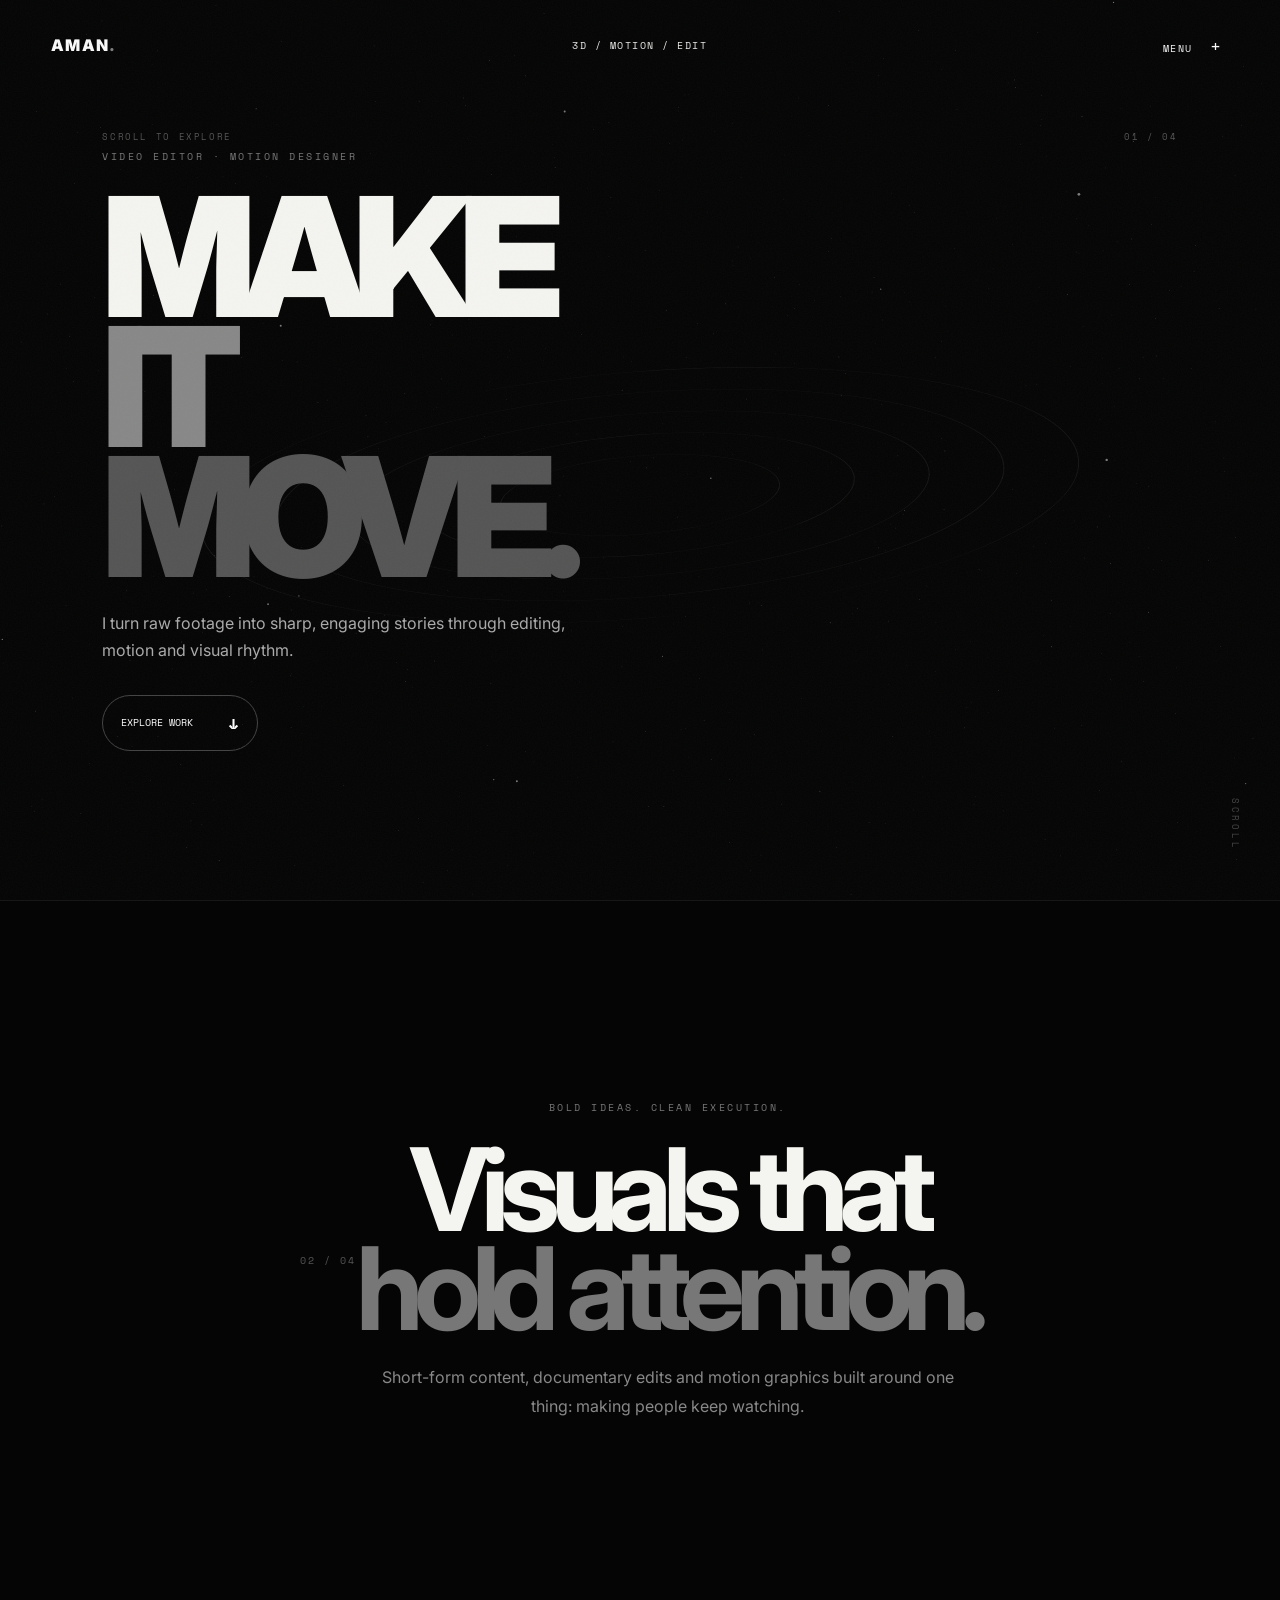
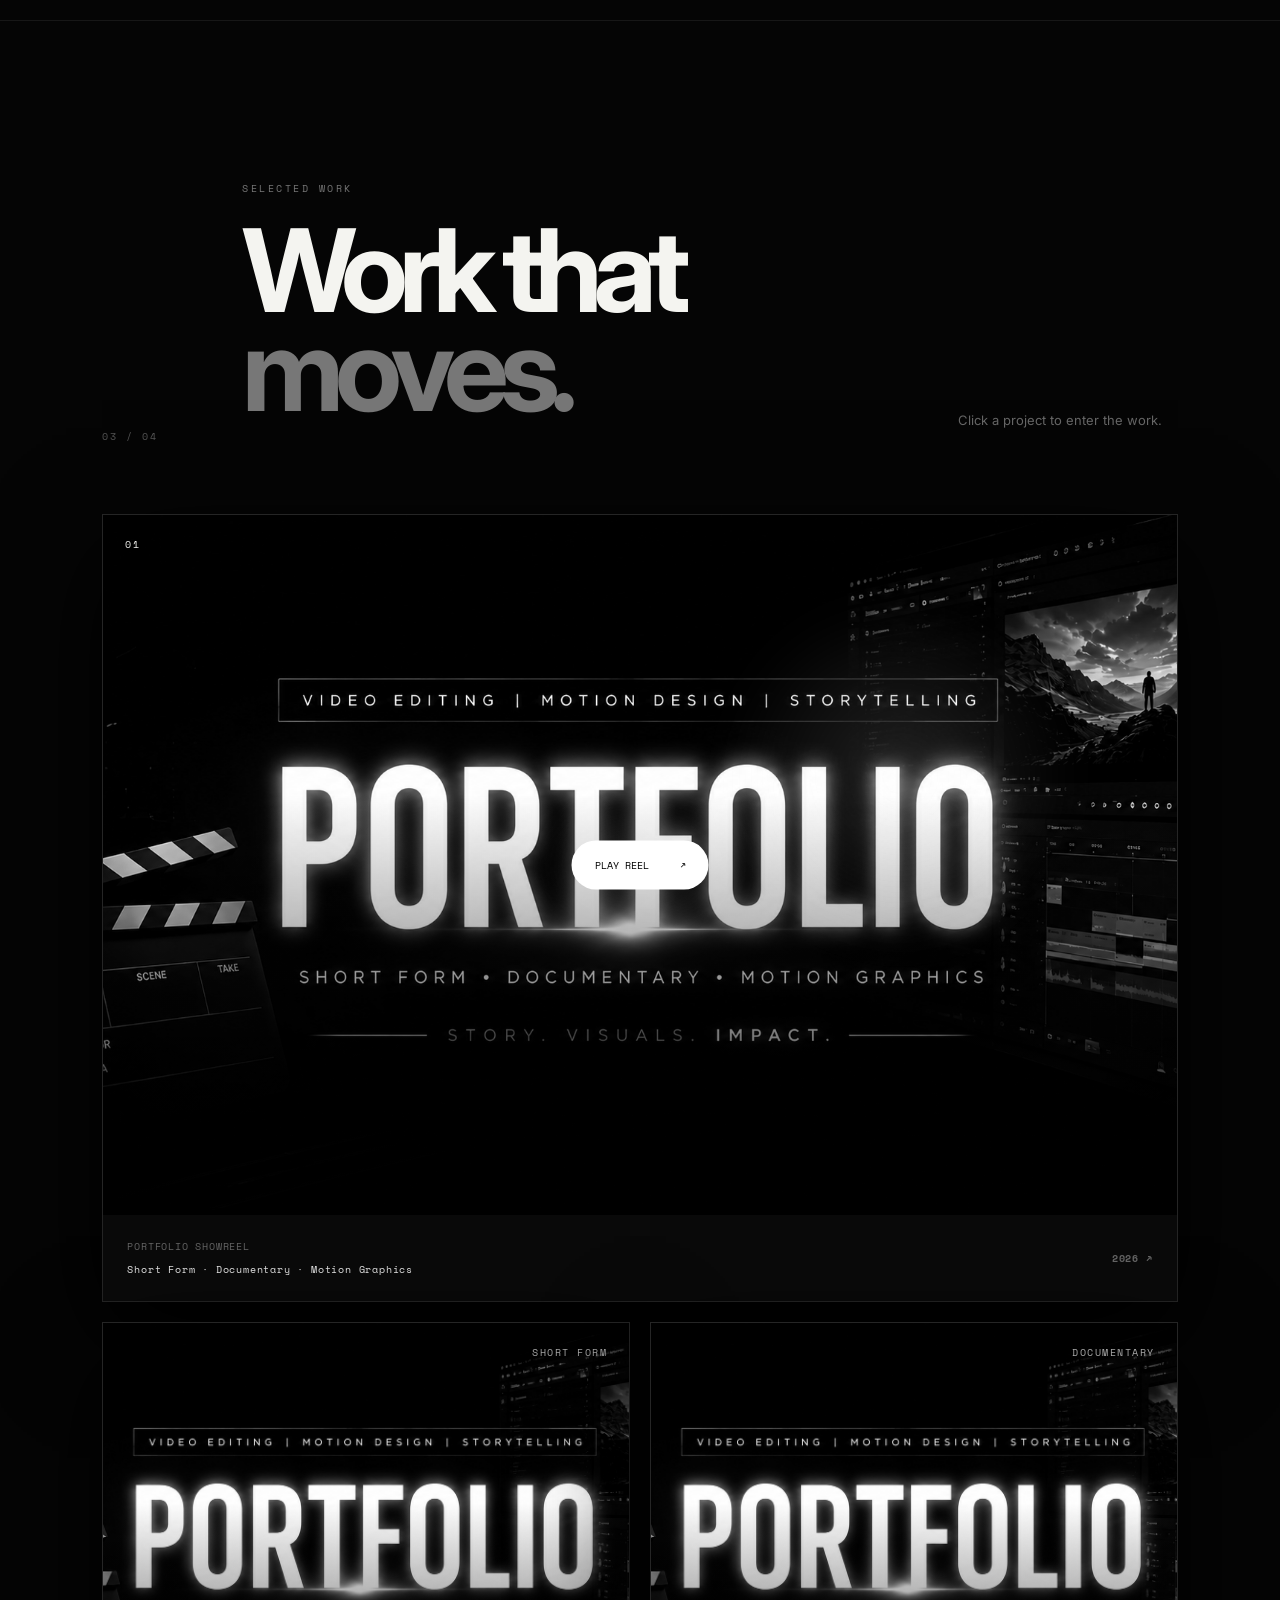
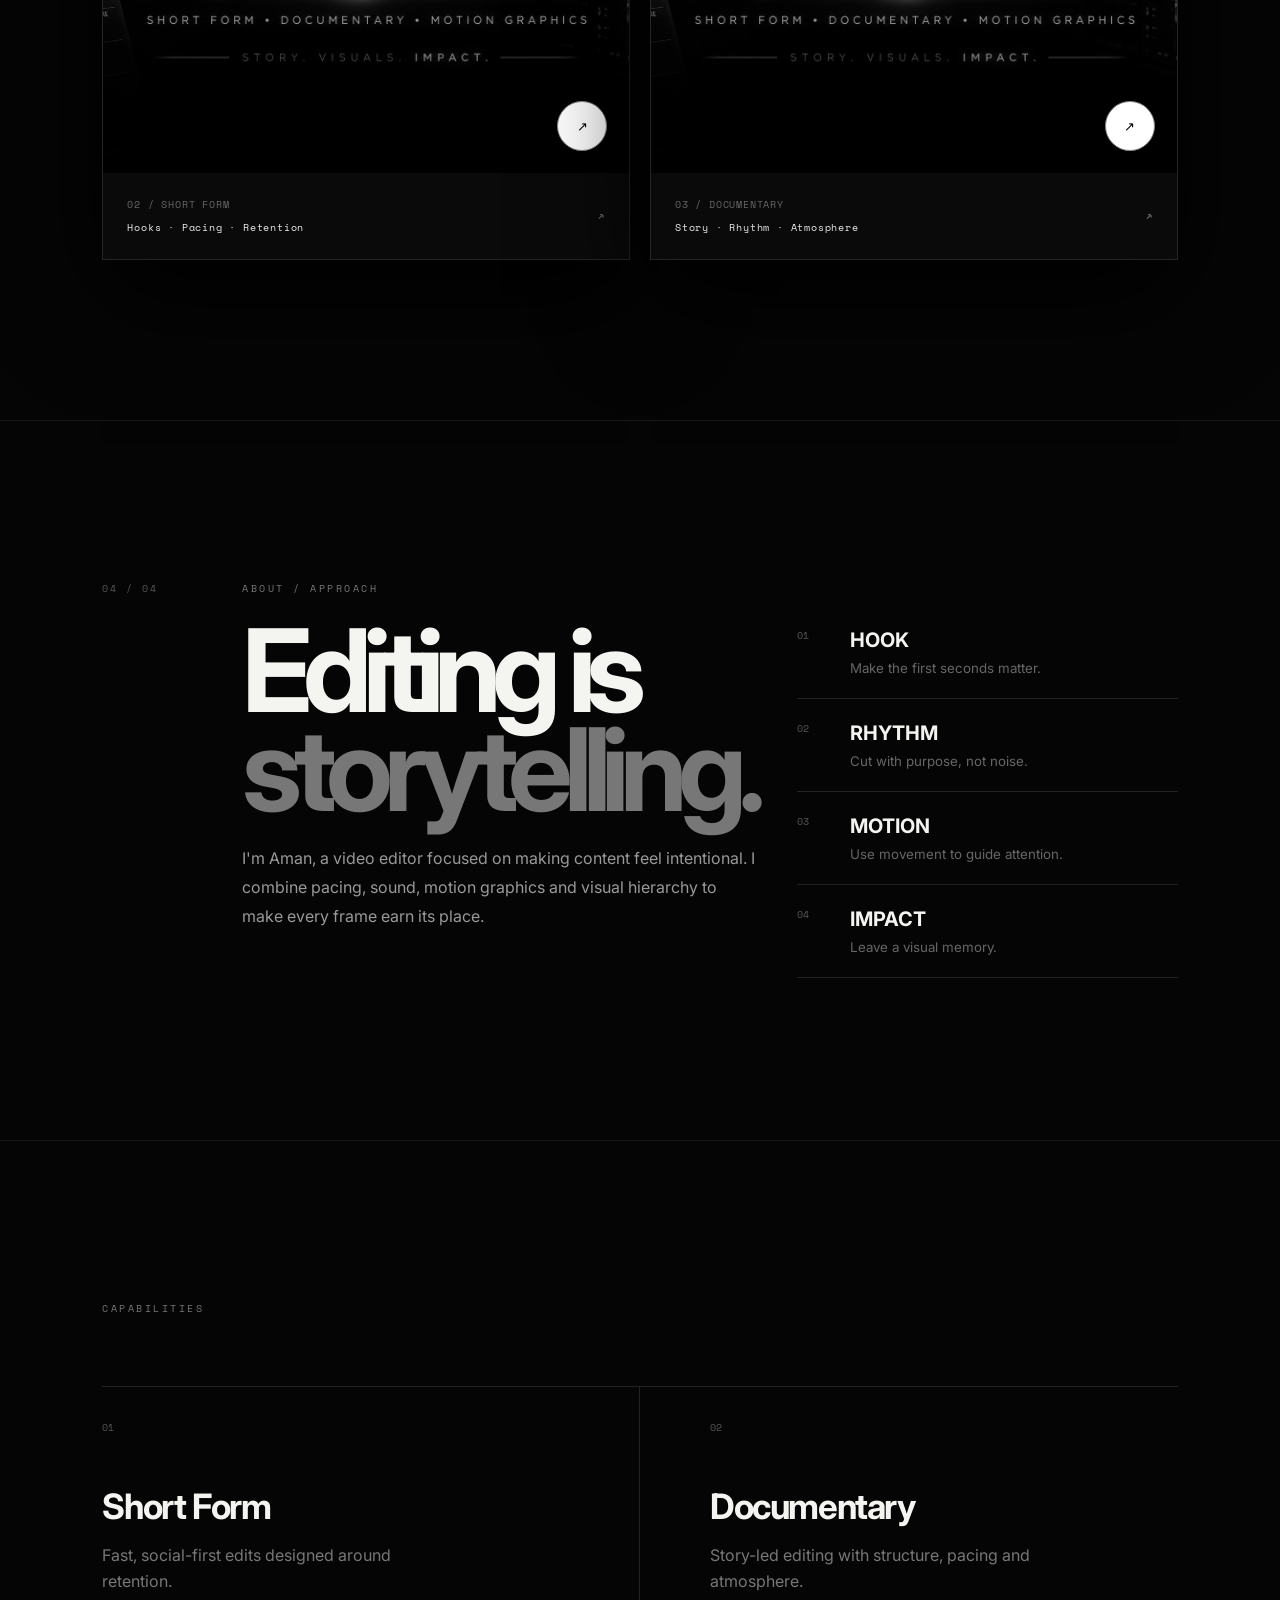
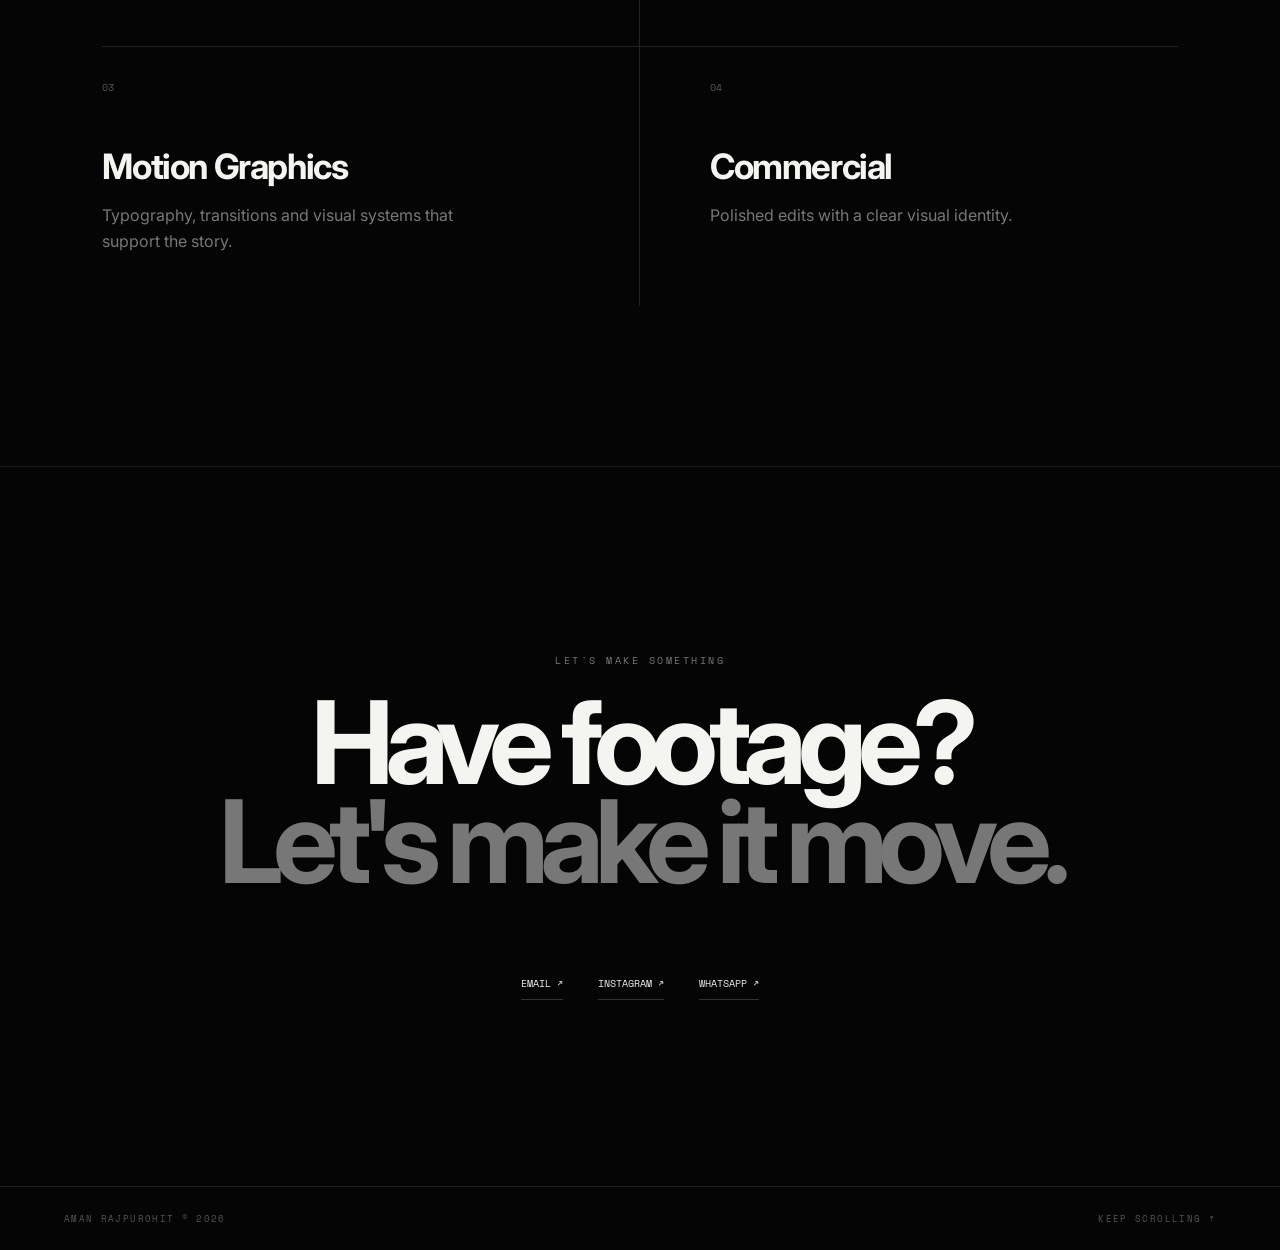
<file: index.html>
<!doctype html>
<html lang="en">
<head>
<meta charset="utf-8">
<meta name="viewport" content="width=device-width,initial-scale=1,viewport-fit=cover">
<meta name="theme-color" content="#050505">
<title>Aman Rajpurohit — Creative Editor</title>
<meta name="description" content="Aman Rajpurohit — video editing, documentary editing and motion graphics.">
<link rel="preconnect" href="https://fonts.googleapis.com">
<link rel="preconnect" href="https://fonts.gstatic.com" crossorigin>
<link href="https://fonts.googleapis.com/css2?family=Inter:wght@400;500;600;700;800;900&family=Space+Mono:wght@400;700&display=swap" rel="stylesheet">
<link rel="stylesheet" href="style.css">
</head>
<body>
<div id="loader"><div class="loader-mark">AMAN<span>.</span></div><div class="loader-line"><i></i></div></div>

<header class="header">
  <a href="#top" class="brand">AMAN<span>.</span></a>
  <div class="header-center"><span id="modeText">3D / MOTION / EDIT</span></div>
  <button class="menu-btn" id="menuBtn">MENU <span>+</span></button>
</header>

<div class="menu" id="menu">
  <button class="menu-close" id="menuClose">CLOSE ×</button>
  <nav>
    <a href="#work">WORK <small>01</small></a>
    <a href="#about">ABOUT <small>02</small></a>
    <a href="#capabilities">CAPABILITIES <small>03</small></a>
    <a href="#contact">CONTACT <small>04</small></a>
  </nav>
  <div class="menu-foot">RAJPUROHITAMAN08@GMAIL.COM</div>
</div>

<canvas id="webgl"></canvas>

<main id="top">
<section class="hero">
  <div class="hero-ui">
    <div class="micro">SCROLL TO EXPLORE</div>
    <div class="hero-index">01 / 04</div>
  </div>
  <div class="hero-title">
    <div class="eyebrow">VIDEO EDITOR · MOTION DESIGNER</div>
    <h1>MAKE<br><span>IT</span><br><em>MOVE.</em></h1>
    <p>I turn raw footage into sharp, engaging stories through editing, motion and visual rhythm.</p>
    <a class="explore" href="#work">EXPLORE WORK <b>↓</b></a>
  </div>
  <div class="scroll-word">SCROLL</div>
</section>

<section class="statement section">
  <div class="section-no">02 / 04</div>
  <div class="statement-copy">
    <div class="eyebrow">BOLD IDEAS. CLEAN EXECUTION.</div>
    <h2>Visuals that<br><em>hold attention.</em></h2>
    <p>Short-form content, documentary edits and motion graphics built around one thing: making people keep watching.</p>
  </div>
</section>

<section class="work section" id="work">
  <div class="section-head">
    <div class="section-no">03 / 04</div>
    <div>
      <div class="eyebrow">SELECTED WORK</div>
      <h2>Work that<br><em>moves.</em></h2>
    </div>
    <p>Click a project to enter the work.</p>
  </div>

  <article class="project featured" data-video>
    <div class="project-art">
      <img src="portfolio-cover.png" alt="Aman Rajpurohit portfolio showreel">
      <div class="project-shade"></div>
      <div class="project-orb"></div>
      <button class="play">PLAY REEL <span>↗</span></button>
      <div class="project-number">01</div>
    </div>
    <div class="project-meta">
      <div><span>PORTFOLIO SHOWREEL</span><strong>Short Form · Documentary · Motion Graphics</strong></div>
      <b>2026 ↗</b>
    </div>
  </article>

  <div class="work-grid">
    <article class="project small" data-video>
      <div class="project-art"><img src="portfolio-cover.png" alt=""><div class="project-shade"></div><span class="project-type">SHORT FORM</span><button class="round-play">↗</button></div>
      <div class="project-meta"><div><span>02 / SHORT FORM</span><strong>Hooks · Pacing · Retention</strong></div><b>↗</b></div>
    </article>
    <article class="project small" data-video>
      <div class="project-art"><img src="portfolio-cover.png" alt=""><div class="project-shade"></div><span class="project-type">DOCUMENTARY</span><button class="round-play">↗</button></div>
      <div class="project-meta"><div><span>03 / DOCUMENTARY</span><strong>Story · Rhythm · Atmosphere</strong></div><b>↗</b></div>
    </article>
  </div>
</section>

<section class="approach section" id="about">
  <div class="section-no">04 / 04</div>
  <div class="approach-copy">
    <div class="eyebrow">ABOUT / APPROACH</div>
    <h2>Editing is<br><em>storytelling.</em></h2>
    <p>I'm Aman, a video editor focused on making content feel intentional. I combine pacing, sound, motion graphics and visual hierarchy to make every frame earn its place.</p>
  </div>
  <div class="approach-lines">
    <div><span>01</span><strong>HOOK</strong><small>Make the first seconds matter.</small></div>
    <div><span>02</span><strong>RHYTHM</strong><small>Cut with purpose, not noise.</small></div>
    <div><span>03</span><strong>MOTION</strong><small>Use movement to guide attention.</small></div>
    <div><span>04</span><strong>IMPACT</strong><small>Leave a visual memory.</small></div>
  </div>
</section>

<section class="capabilities section" id="capabilities">
  <div class="eyebrow">CAPABILITIES</div>
  <div class="cap-grid">
    <div><span>01</span><h3>Short Form</h3><p>Fast, social-first edits designed around retention.</p></div>
    <div><span>02</span><h3>Documentary</h3><p>Story-led editing with structure, pacing and atmosphere.</p></div>
    <div><span>03</span><h3>Motion Graphics</h3><p>Typography, transitions and visual systems that support the story.</p></div>
    <div><span>04</span><h3>Commercial</h3><p>Polished edits with a clear visual identity.</p></div>
  </div>
</section>

<section class="contact section" id="contact">
  <div class="eyebrow">LET'S MAKE SOMETHING</div>
  <h2>Have footage?<br><em>Let's make it move.</em></h2>
  <div class="contact-row">
    <a href="mailto:rajpurohitaman08@gmail.com">EMAIL ↗</a>
    <a href="https://instagram.com/aman.krx" target="_blank" rel="noopener">INSTAGRAM ↗</a>
    <a href="https://wa.me/918160067161" target="_blank" rel="noopener">WHATSAPP ↗</a>
  </div>
</section>
</main>

<footer><span>AMAN RAJPUROHIT © 2026</span><span>KEEP SCROLLING ↑</span></footer>

<div class="video-modal" id="videoModal">
  <button id="closeVideo">CLOSE ×</button>
  <div class="video-box">
    <div class="video-label">AMAN RAJPUROHIT / SHOWREEL</div>
    <iframe id="player" title="Aman Rajpurohit showreel" allow="autoplay; fullscreen; encrypted-media; picture-in-picture" allowfullscreen></iframe>
  </div>
</div>

<script src="script.js"></script>
</body>
</html>
</file>
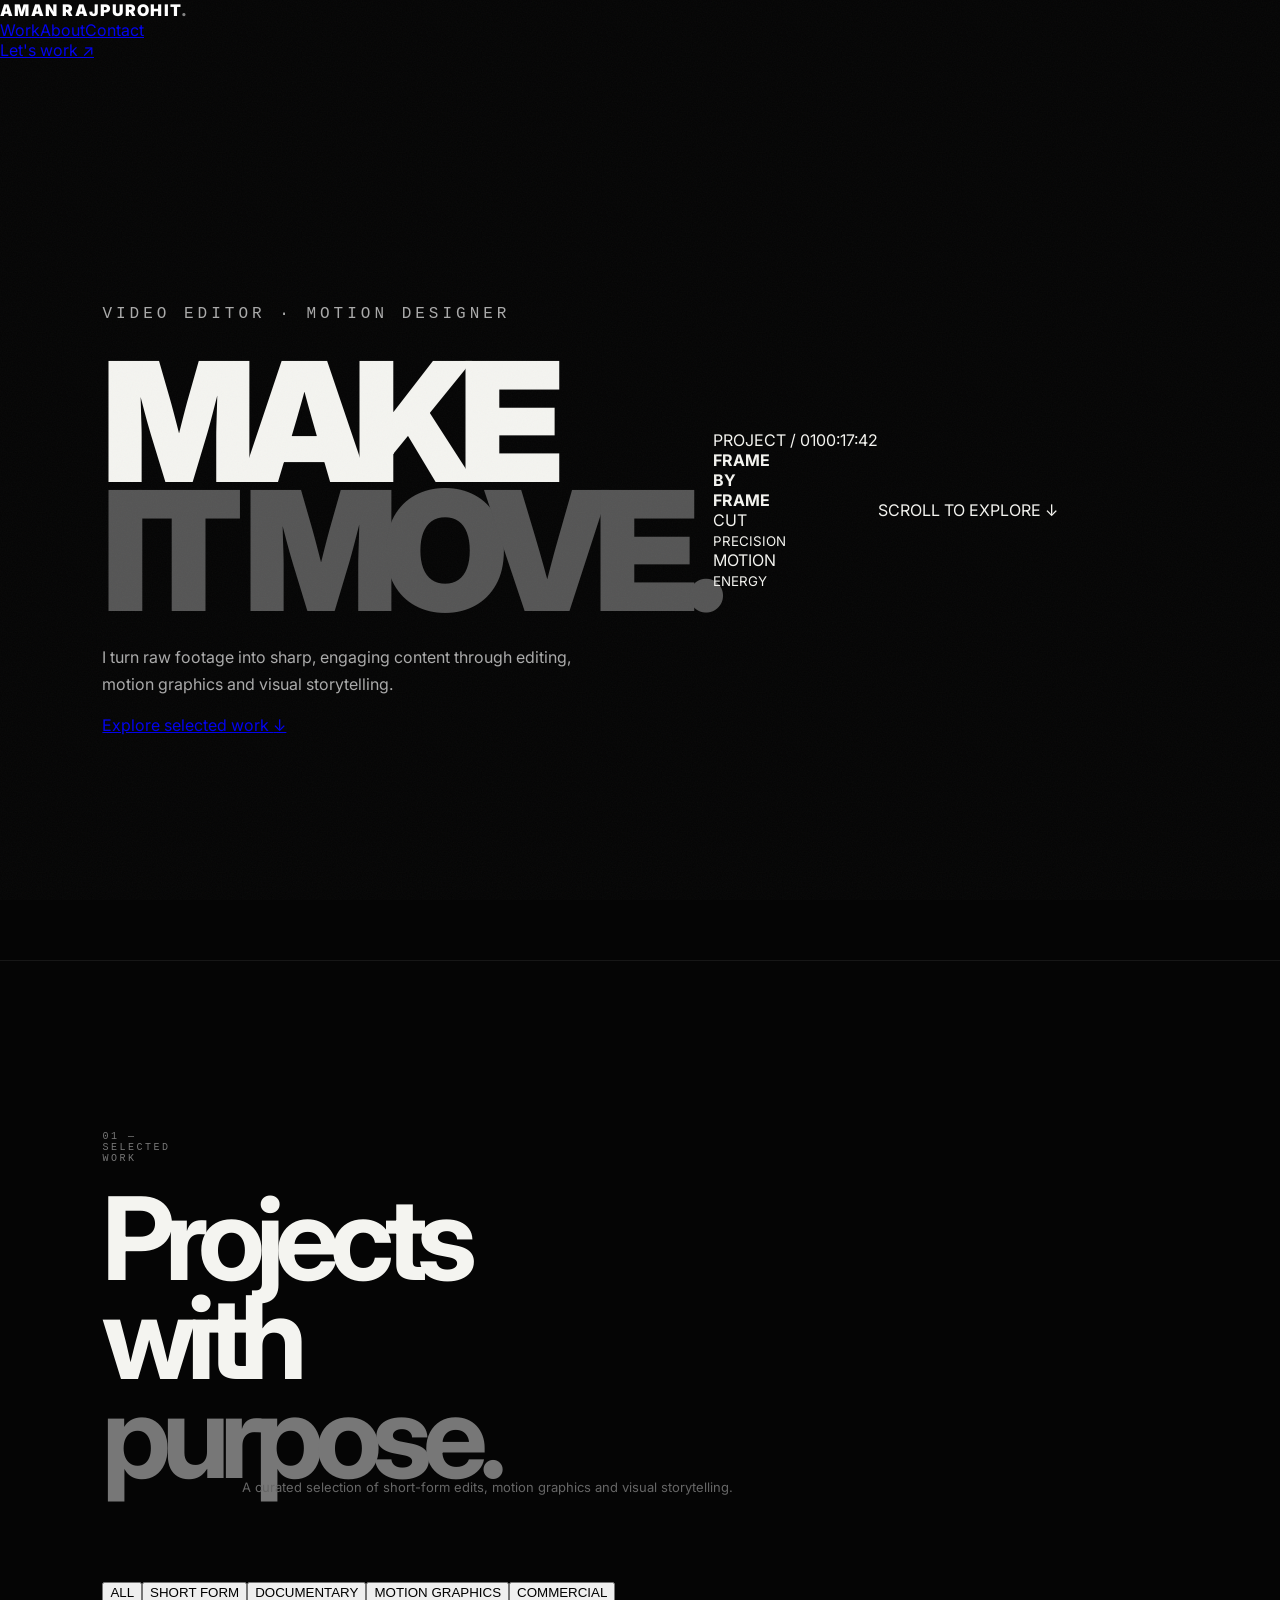
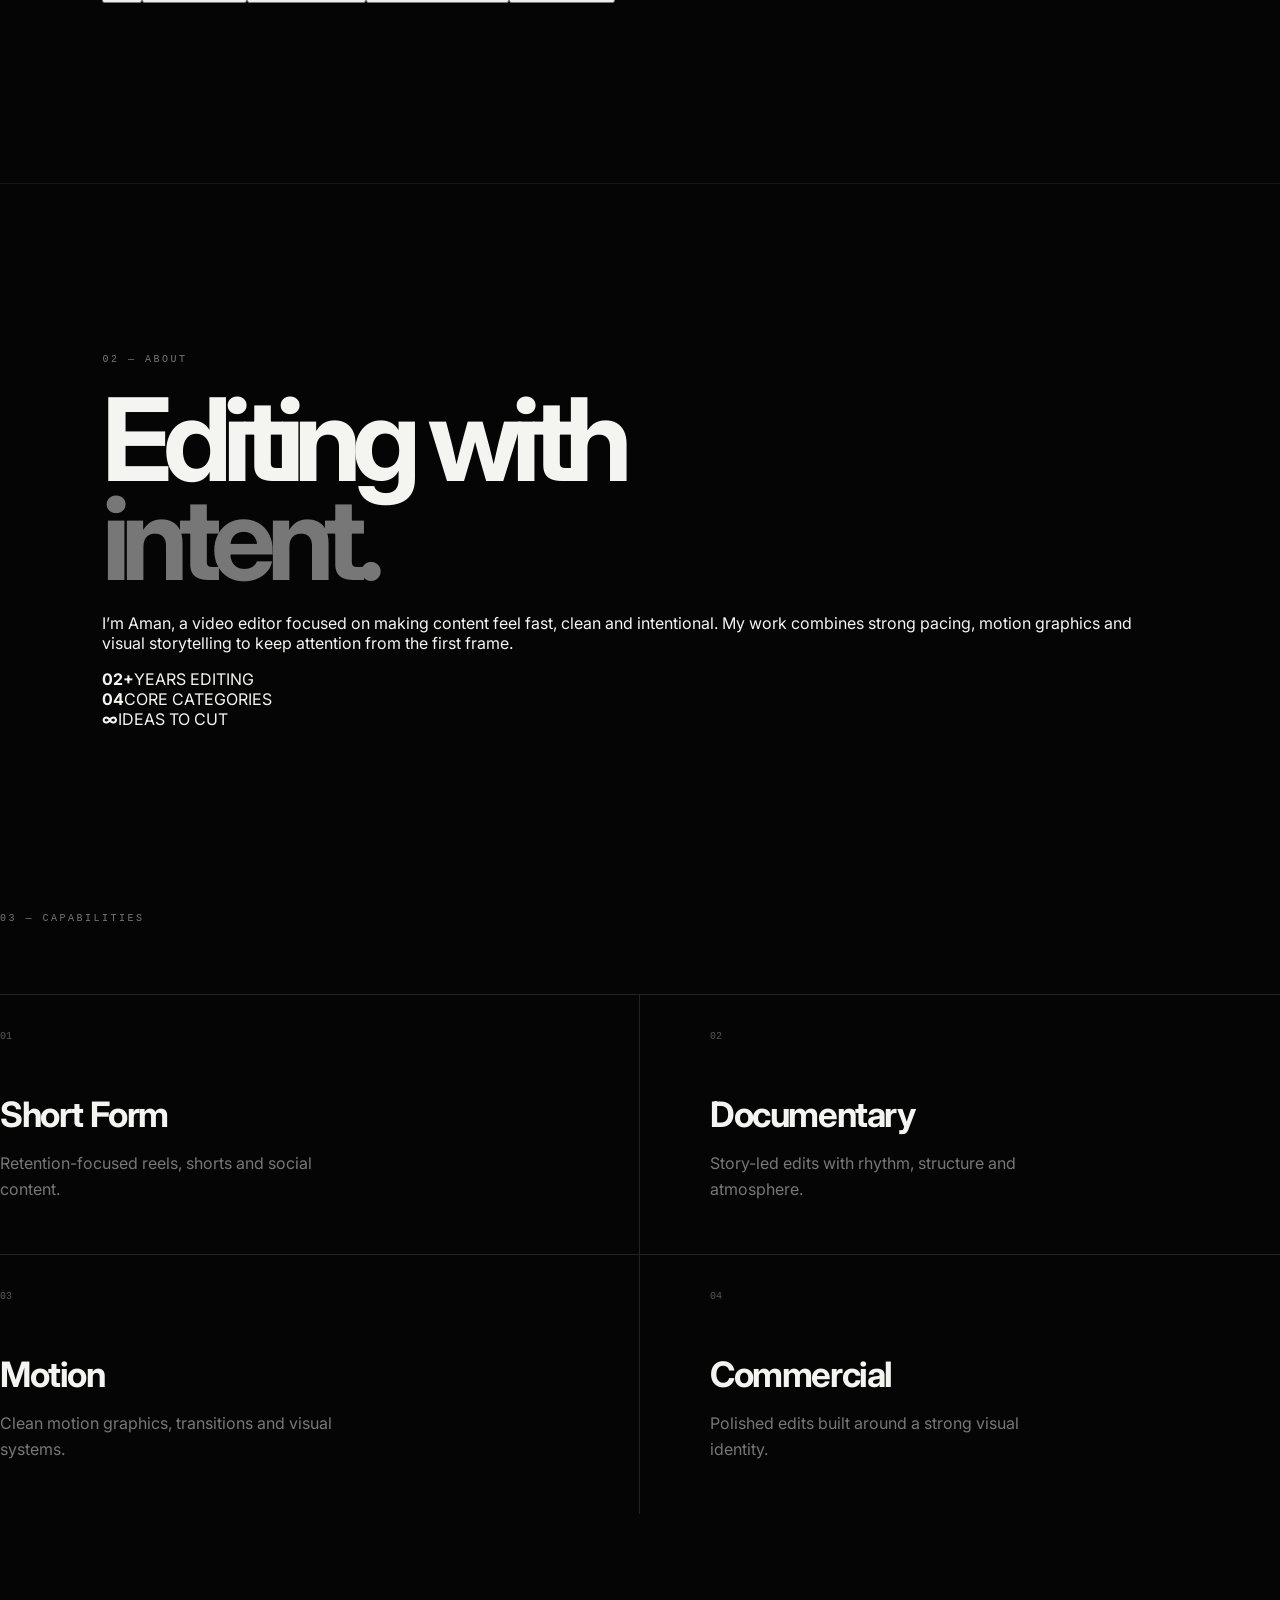
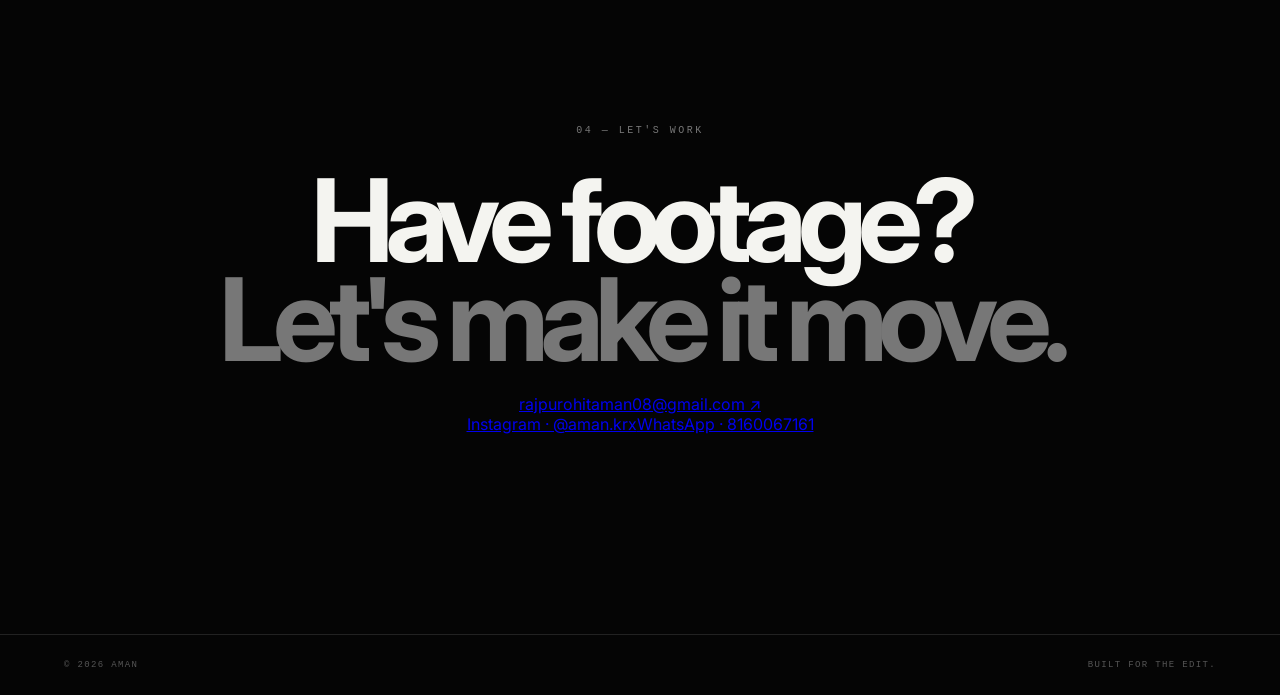
<file: index[1].html>
<!doctype html>
<html lang="en">
<head>
<meta charset="utf-8"><meta name="viewport" content="width=device-width,initial-scale=1">
<title>Aman Rajpurohit — Video Editor & Motion Designer</title>
<meta name="description" content="AMAN — Video Editor and Motion Designer. Short form, documentary, motion graphics and commercial editing.">
<link rel="preconnect" href="https://fonts.googleapis.com"><link rel="preconnect" href="https://fonts.gstatic.com" crossorigin>
<link href="https://fonts.googleapis.com/css2?family=Inter:wght@400;500;600;700;800&display=swap" rel="stylesheet">
<link rel="stylesheet" href="style.css">
</head>
<body>
<div id="cursor"></div><div id="progress"></div>
<nav><a class="brand" href="#">AMAN RAJPUROHIT<span>.</span></a><div class="navlinks"><a href="#work">Work</a><a href="#about">About</a><a href="#contact">Contact</a></div><a class="nav-cta" href="#contact">Let's work ↗</a></nav>

<main>
<section class="hero" id="home">
  <div class="hero-glow"></div><div class="grid3d"></div>
  <div class="hero-copy">
    <p class="eyebrow">VIDEO EDITOR · MOTION DESIGNER</p>
    <h1>MAKE<br><em>IT MOVE.</em></h1>
    <p class="intro">I turn raw footage into sharp, engaging content through editing, motion graphics and visual storytelling.</p>
    <a class="pill" href="#work">Explore selected work <span>↓</span></a>
  </div>
  <div class="scene" id="scene">
    <div class="ring r1"></div><div class="ring r2"></div>
    <div class="screen" data-depth="20"><div class="screen-top"><span>PROJECT / 01</span><span>00:17:42</span></div><div class="screen-image"><div class="scan"></div><b>FRAME<br>BY<br>FRAME</b></div><div class="timeline"><i></i><i></i><i></i><i></i><i></i></div></div>
    <div class="mini-card c1" data-depth="40">CUT<br><small>PRECISION</small></div>
    <div class="mini-card c2" data-depth="30">MOTION<br><small>ENERGY</small></div>
  </div>
  <div class="scroll">SCROLL TO EXPLORE <span>↓</span></div>
</section>

<section id="work" class="section">
  <div class="section-head"><div><p class="eyebrow">01 — SELECTED WORK</p><h2>Projects with<br><em>purpose.</em></h2></div><p class="muted">A curated selection of short-form edits, motion graphics and visual storytelling.</p></div>
  <div class="filters" role="tablist">
    <button class="active" data-filter="all">ALL</button><button data-filter="short">SHORT FORM</button><button data-filter="doc">DOCUMENTARY</button><button data-filter="motion">MOTION GRAPHICS</button><button data-filter="commercial">COMMERCIAL</button>
  </div>
  <div class="work-grid" id="workGrid"></div>
</section>

<section id="about" class="section about">
 <div><p class="eyebrow">02 — ABOUT</p><h2>Editing with<br><em>intent.</em></h2></div>
 <div class="about-copy"><p>I’m Aman, a video editor focused on making content feel fast, clean and intentional. My work combines strong pacing, motion graphics and visual storytelling to keep attention from the first frame.</p><div class="stats"><div><b>02+</b><span>YEARS EDITING</span></div><div><b>04</b><span>CORE CATEGORIES</span></div><div><b>∞</b><span>IDEAS TO CUT</span></div></div></div>
</section>

<section class="capabilities"><p class="eyebrow">03 — CAPABILITIES</p><div class="cap-grid"><div><span>01</span><h3>Short Form</h3><p>Retention-focused reels, shorts and social content.</p></div><div><span>02</span><h3>Documentary</h3><p>Story-led edits with rhythm, structure and atmosphere.</p></div><div><span>03</span><h3>Motion</h3><p>Clean motion graphics, transitions and visual systems.</p></div><div><span>04</span><h3>Commercial</h3><p>Polished edits built around a strong visual identity.</p></div></div></section>

<section id="contact" class="contact"><p class="eyebrow">04 — LET'S WORK</p><h2>Have footage?<br><em>Let's make it move.</em></h2><a class="contact-link" href="mailto:rajpurohitaman08@gmail.com">rajpurohitaman08@gmail.com ↗</a><div class="socials"><a href="https://instagram.com/aman.krx" target="_blank" rel="noopener">Instagram · @aman.krx</a><a href="https://wa.me/918160067161" target="_blank" rel="noopener">WhatsApp · 8160067161</a></div></section>
</main>
<footer><span>© 2026 AMAN</span><span>BUILT FOR THE EDIT.</span></footer>
<script src="script.js"></script>
</body></html>
</file>
<file: style.css>
#loader{position:fixed;inset:0;background:#050505;z-index:300;display:flex;flex-direction:column;align-items:center;justify-content:center;transition:opacity .7s,visibility .7s}.loader-mark{font-size:28px;font-weight:900;letter-spacing:.08em}.loader-mark span{color:#666}.loader-line{width:120px;height:1px;background:#222;margin-top:25px}.loader-line i{display:block;width:0;height:100%;background:#fff;animation:load 1s forwards}@keyframes load{to{width:100%}}#loader.done{opacity:0;visibility:hidden;pointer-events:none}
*{box-sizing:border-box}html{scroll-behavior:smooth}body{margin:0;background:#050505;color:#f4f4f0;font-family:Inter,Arial,sans-serif;overflow-x:hidden}body:after{content:"";position:fixed;inset:0;pointer-events:none;z-index:30;opacity:.035;background-image:url("data:image/svg+xml,%3Csvg xmlns='http://www.w3.org/2000/svg' width='180' height='180'%3E%3Cfilter id='n'%3E%3CfeTurbulence type='fractalNoise' baseFrequency='.8' numOctaves='4'/%3E%3C/filter%3E%3Crect width='100%25' height='100%25' filter='url(%23n)'/%3E%3C/svg%3E")}#webgl{position:fixed;inset:0;width:100%;height:100%;z-index:0;pointer-events:none}.header{position:fixed;left:0;right:0;top:0;height:90px;padding:25px 4vw;display:grid;grid-template-columns:1fr 1fr 1fr;align-items:center;z-index:70;mix-blend-mode:difference}.brand{color:#fff;text-decoration:none;font-weight:900;letter-spacing:.08em}.brand span{opacity:.5}.header-center{text-align:center;font:10px "Space Mono",monospace;letter-spacing:.15em}.menu-btn,.menu-close{border:0;background:none;color:#fff;font:10px "Space Mono",monospace;letter-spacing:.15em;cursor:pointer;text-align:right}.menu-btn span{font-size:18px;margin-left:10px}.menu{position:fixed;inset:0;background:#050505;z-index:100;display:none;padding:110px 6vw}.menu.open{display:block}.menu nav{display:flex;flex-direction:column}.menu nav a{color:#eee;text-decoration:none;font-size:clamp(45px,9vw,130px);font-weight:800;letter-spacing:-.06em;line-height:.92;border-bottom:1px solid #222;padding:15px 0}.menu nav small{font:11px "Space Mono",monospace;color:#666;letter-spacing:.15em;margin-left:20px}.menu-close{position:absolute;top:30px;right:5vw}.menu-foot{position:absolute;bottom:30px;left:6vw;color:#666;font:10px "Space Mono",monospace}.hero{min-height:100vh;position:relative;z-index:1;display:flex;align-items:center;padding:140px 8vw;overflow:hidden}.hero-title{position:relative;z-index:3;max-width:850px}.eyebrow{font:10px "Space Mono",monospace;letter-spacing:.25em;color:#777;text-transform:uppercase}.hero h1{font-size:clamp(80px,13vw,190px);line-height:.78;letter-spacing:-.09em;margin:28px 0;font-weight:900}.hero h1 span{color:#888}.hero h1 em{font-style:normal;color:#555}.hero p{max-width:480px;color:#aaa;font-size:16px;line-height:1.7}.explore{display:inline-flex;gap:35px;align-items:center;color:#fff;text-decoration:none;border:1px solid #444;border-radius:100px;padding:14px 18px;margin-top:15px;font:10px "Space Mono",monospace}.explore b{font-size:18px}.hero-ui{position:absolute;top:130px;left:8vw;right:8vw;display:flex;justify-content:space-between;font:9px "Space Mono",monospace;color:#555;letter-spacing:.18em}.scroll-word{position:absolute;right:3vw;bottom:50px;writing-mode:vertical-rl;font:9px "Space Mono",monospace;color:#444;letter-spacing:.3em}.section{position:relative;z-index:2;padding:160px 8vw;border-top:1px solid #171717;min-height:80vh}.section-no{font:10px "Space Mono",monospace;color:#555;letter-spacing:.2em}.statement{display:flex;justify-content:center;align-items:center}.statement-copy{max-width:950px;text-align:center}.statement h2,.section h2,.contact h2{font-size:clamp(60px,9vw,145px);line-height:.86;letter-spacing:-.08em;margin:25px 0}.statement h2 em,.section h2 em,.contact h2 em{font-style:normal;color:#777}.statement p{max-width:600px;margin:auto;color:#888;line-height:1.8}.section-head{display:grid;grid-template-columns:100px 1fr 220px;gap:40px;align-items:end;margin-bottom:70px}.section-head>p{color:#666;line-height:1.6;font-size:13px}.work{min-height:auto}.project{background:#0a0a0a;border:1px solid #252525;cursor:pointer;transform-style:preserve-3d;transition:transform .6s,border-color .3s;box-shadow:0 35px 100px #000}.project:hover{border-color:#555;transform:translateY(-8px) rotateX(1deg)}.project-art{position:relative;overflow:hidden;background:#111}.featured .project-art{height:min(62vw,700px)}.project-art img{width:100%;height:100%;object-fit:cover;filter:grayscale(1);display:block;transition:transform 1s}.project:hover .project-art img{transform:scale(1.04)}.project-shade{position:absolute;inset:0;background:linear-gradient(180deg,transparent 40%,#000d)}.project-orb{position:absolute;width:30vw;height:30vw;right:8%;top:10%;border-radius:50%;background:radial-gradient(circle,#fff2,transparent 65%);filter:blur(20px)}.play{position:absolute;left:50%;top:50%;transform:translate(-50%,-50%);background:#fff;color:#000;border:0;border-radius:100px;padding:17px 23px;font:10px "Space Mono",monospace;cursor:pointer;box-shadow:0 0 70px #fff3}.play span{margin-left:25px}.project-number,.project-type{position:absolute;top:22px;font:10px "Space Mono",monospace;letter-spacing:.15em}.project-number{left:22px}.project-type{right:22px;color:#aaa}.project-meta{display:flex;justify-content:space-between;align-items:center;padding:24px;font:10px "Space Mono",monospace;letter-spacing:.08em}.project-meta span{display:block;color:#666;margin-bottom:8px}.project-meta strong{font-weight:400;color:#eee}.project-meta>b{color:#666}.work-grid{display:grid;grid-template-columns:1fr 1fr;gap:20px;margin-top:20px}.small .project-art{height:450px}.round-play{position:absolute;right:22px;bottom:22px;width:50px;height:50px;border-radius:50%;border:1px solid #888;background:#fff;color:#000}.approach{display:grid;grid-template-columns:100px 1fr 1fr;gap:40px;align-items:start}.approach-copy{max-width:700px}.approach-copy p{color:#999;line-height:1.8;max-width:560px}.approach-lines{margin-top:25px}.approach-lines div{display:grid;grid-template-columns:45px 1fr;gap:8px;padding:22px 0;border-bottom:1px solid #222}.approach-lines span{font:10px "Space Mono",monospace;color:#555}.approach-lines strong{font-size:20px}.approach-lines small{grid-column:2;color:#666}.capabilities{min-height:auto}.cap-grid{display:grid;grid-template-columns:1fr 1fr;margin-top:70px}.cap-grid div{min-height:260px;border-top:1px solid #222;padding:28px 0}.cap-grid div:nth-child(odd){padding-right:70px;border-right:1px solid #222}.cap-grid div:nth-child(even){padding-left:70px}.cap-grid span{font:10px "Space Mono",monospace;color:#555}.cap-grid h3{font-size:35px;letter-spacing:-.04em;margin:50px 0 15px}.cap-grid p{color:#777;max-width:360px;line-height:1.6}.contact{text-align:center;min-height:80vh;display:flex;flex-direction:column;justify-content:center}.contact-row{display:flex;justify-content:center;gap:35px;flex-wrap:wrap;margin-top:60px}.contact-row a{color:#eee;text-decoration:none;font:10px "Space Mono",monospace;border-bottom:1px solid #333;padding-bottom:8px}.contact-row a:hover{border-color:#fff}footer{position:relative;z-index:2;border-top:1px solid #222;padding:25px 5vw;display:flex;justify-content:space-between;color:#555;font:9px "Space Mono",monospace;letter-spacing:.15em}.video-modal{position:fixed;inset:0;background:#000e;backdrop-filter:blur(20px);z-index:200;display:none;align-items:center;justify-content:center;padding:5vw}.video-modal.open{display:flex}.video-modal>button{position:absolute;right:30px;top:25px;background:none;border:0;color:#fff;font:10px "Space Mono",monospace;letter-spacing:.15em;cursor:pointer}.video-box{width:min(1100px,100%);aspect-ratio:16/9}.video-label{font:9px "Space Mono",monospace;color:#777;margin-bottom:12px}.video-box iframe{width:100%;height:100%;border:1px solid #333;background:#000}

@media(max-width:800px){
 .header{height:70px;padding:20px 6vw;grid-template-columns:1fr auto}.header-center{display:none}.hero{min-height:920px;padding:130px 7vw 70px;align-items:flex-start}.hero-ui{top:100px;left:7vw;right:7vw}.hero h1{font-size:23vw;margin:25px 0}.hero p{font-size:13px;max-width:92%}.scroll-word{display:none}.section{padding:110px 7vw}.section-head{display:block}.section-head .section-no{margin-bottom:35px}.section-head>p{margin-top:25px}.statement{min-height:70vh}.statement h2,.section h2,.contact h2{font-size:18vw}.featured .project-art{height:115vw}.project-meta{display:block;line-height:1.5}.project-meta>b{display:block;margin-top:15px}.work-grid{grid-template-columns:1fr}.small .project-art{height:80vw}.approach{display:block}.approach-lines{margin-top:60px}.cap-grid{grid-template-columns:1fr}.cap-grid div:nth-child(odd),.cap-grid div:nth-child(even){padding-left:0;padding-right:0;border-right:0}.cap-grid h3{font-size:28px;margin-top:35px}.contact-row{justify-content:flex-start;gap:18px}.video-modal{padding:14px}.video-box{aspect-ratio:9/16;max-height:82vh}footer{font-size:7px}.menu nav a{font-size:15vw}
}
</file>
